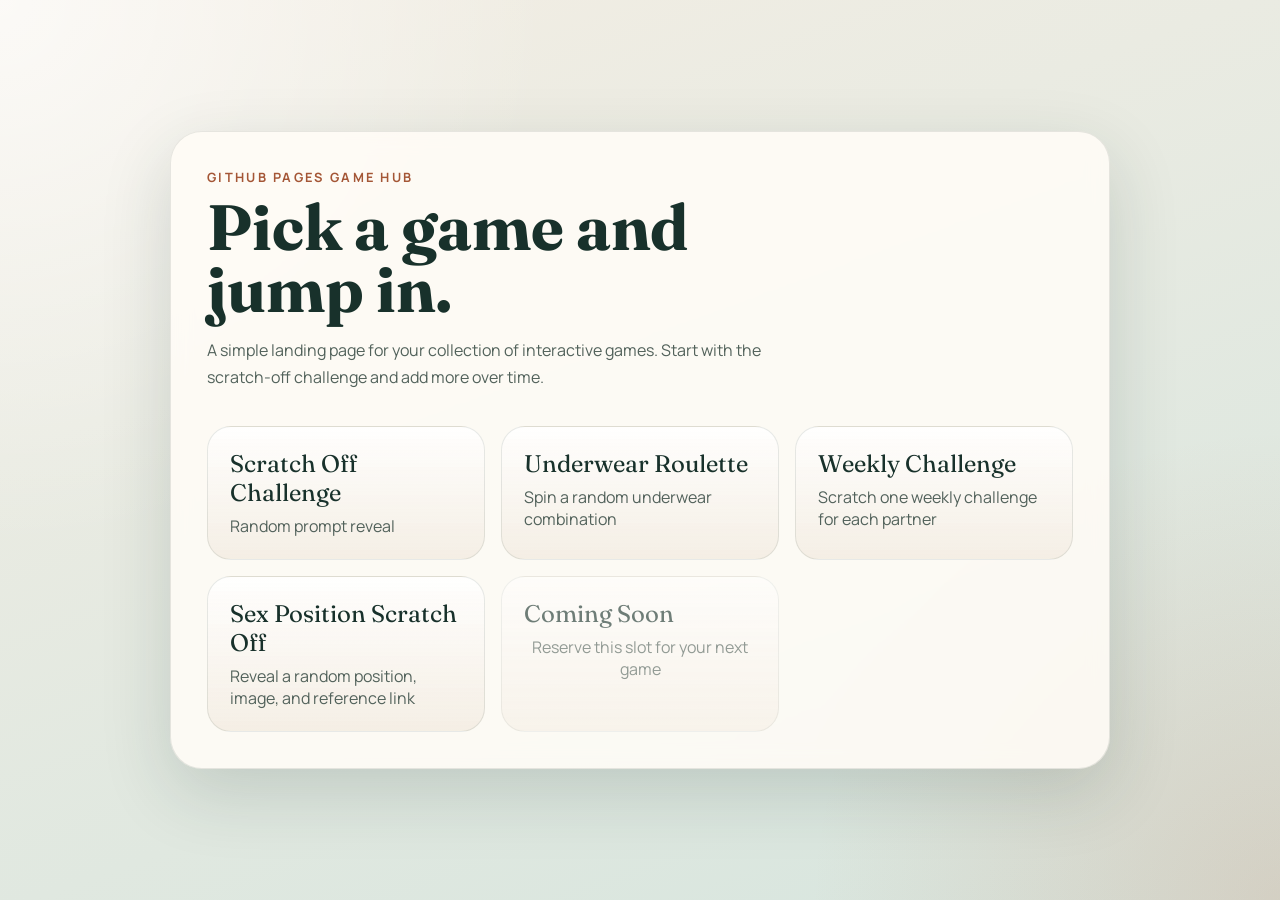
<file: index.html>
<!DOCTYPE html>
<html lang="en">
<head>
  <meta charset="UTF-8">
  <meta name="viewport" content="width=device-width, initial-scale=1.0">
  <title>Game Night</title>
  <link rel="preconnect" href="https://fonts.googleapis.com">
  <link rel="preconnect" href="https://fonts.gstatic.com" crossorigin>
  <link href="https://fonts.googleapis.com/css2?family=Fraunces:wght@600;700&family=Manrope:wght@400;600;700&display=swap" rel="stylesheet">
  <link rel="stylesheet" href="styles.css">
</head>
<body>
  <main class="page-shell landing-shell">
    <section class="hero-card">
      <p class="eyebrow">GitHub Pages Game Hub</p>
      <h1>Pick a game and jump in.</h1>
      <p class="hero-copy">
        A simple landing page for your collection of interactive games. Start with the scratch-off challenge and add more over time.
      </p>

      <div class="game-grid">
        <a class="game-button" href="scratch-off.html">
          <span class="game-button__title">Scratch Off Challenge</span>
          <span class="game-button__meta">Random prompt reveal</span>
        </a>

        <a class="game-button" href="underwear-roulette.html">
          <span class="game-button__title">Underwear Roulette</span>
          <span class="game-button__meta">Spin a random underwear combination</span>
        </a>

        <a class="game-button" href="weekly-challenge.html">
          <span class="game-button__title">Weekly Challenge</span>
          <span class="game-button__meta">Scratch one weekly challenge for each partner</span>
        </a>

        <a class="game-button" href="position-scratch-off.html">
          <span class="game-button__title">Sex Position Scratch Off</span>
          <span class="game-button__meta">Reveal a random position, image, and reference link</span>
        </a>

        <button class="game-button game-button--disabled" type="button" disabled>
          <span class="game-button__title">Coming Soon</span>
          <span class="game-button__meta">Reserve this slot for your next game</span>
        </button>
      </div>
    </section>
  </main>
</body>
</html>
</file>
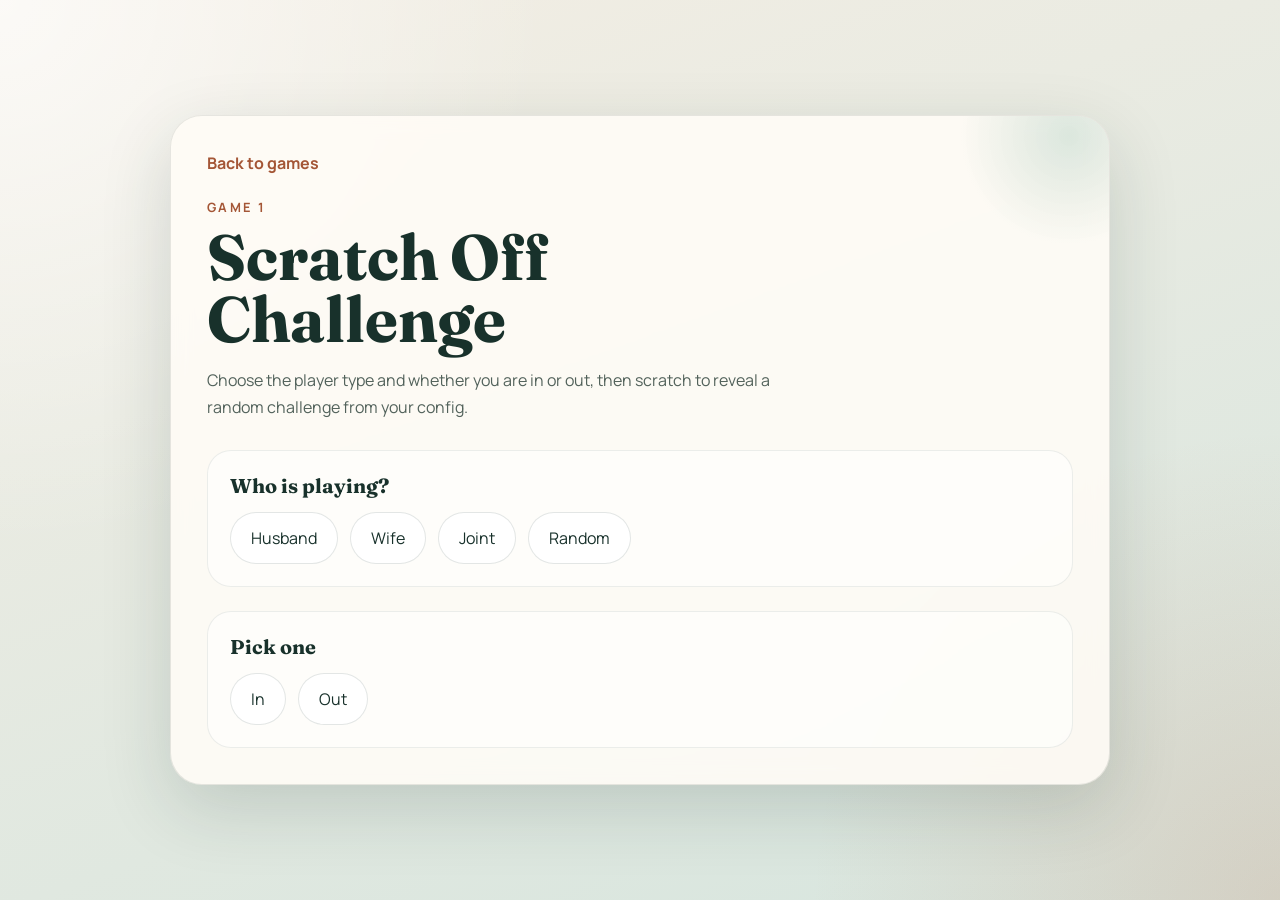
<file: scratch-off.html>
<!DOCTYPE html>
<html lang="en">
<head>
  <meta charset="UTF-8">
  <meta name="viewport" content="width=device-width, initial-scale=1.0">
  <title>Scratch Off Challenge</title>
  <link rel="preconnect" href="https://fonts.googleapis.com">
  <link rel="preconnect" href="https://fonts.gstatic.com" crossorigin>
  <link href="https://fonts.googleapis.com/css2?family=Fraunces:wght@600;700&family=Manrope:wght@400;600;700&display=swap" rel="stylesheet">
  <link rel="stylesheet" href="styles.css">
</head>
<body>
  <main class="page-shell">
    <section class="game-card">
      <a class="back-link" href="index.html">Back to games</a>

      <div class="section-heading">
        <p class="eyebrow">Game 1</p>
        <h1>Scratch Off Challenge</h1>
        <p class="hero-copy">
          Choose the player type and whether you are in or out, then scratch to reveal a random challenge from your config.
        </p>
      </div>

      <section id="selection-step" class="step-panel">
        <div class="option-group" data-group="relationship">
          <h2>Who is playing?</h2>
          <div class="option-row">
            <button class="choice-chip" type="button" data-value="Husband">Husband</button>
            <button class="choice-chip" type="button" data-value="Wife">Wife</button>
            <button class="choice-chip" type="button" data-value="Joint">Joint</button>
            <button class="choice-chip" type="button" data-value="Random">Random</button>
          </div>
        </div>

        <div class="option-group" data-group="status">
          <h2>Pick one</h2>
          <div class="option-row">
            <button class="choice-chip" type="button" data-value="In">In</button>
            <button class="choice-chip" type="button" data-value="Out">Out</button>
          </div>
        </div>

        <button id="next-button" class="primary-button hidden" type="button">Next</button>
      </section>

      <section id="scratch-step" class="step-panel hidden">
        <div class="selection-summary">
          <span id="summary-text"></span>
          <button id="change-selection" class="text-button" type="button">Change selection</button>
        </div>

        <div class="scratch-card-shell">
          <div id="scratch-message" class="scratch-message" aria-live="polite"></div>
          <canvas
            id="scratch-canvas"
            class="scratch-canvas"
            width="320"
            height="320"
            aria-label="Scratch off area"
          ></canvas>
        </div>

        <div class="action-row">
          <button id="skip-button" class="secondary-button" type="button">Skip</button>
          <button id="reset-button" class="primary-button" type="button">Start over</button>
        </div>
      </section>
    </section>
  </main>

  <script type="module" src="scratch-off.js"></script>
</body>
</html>
</file>
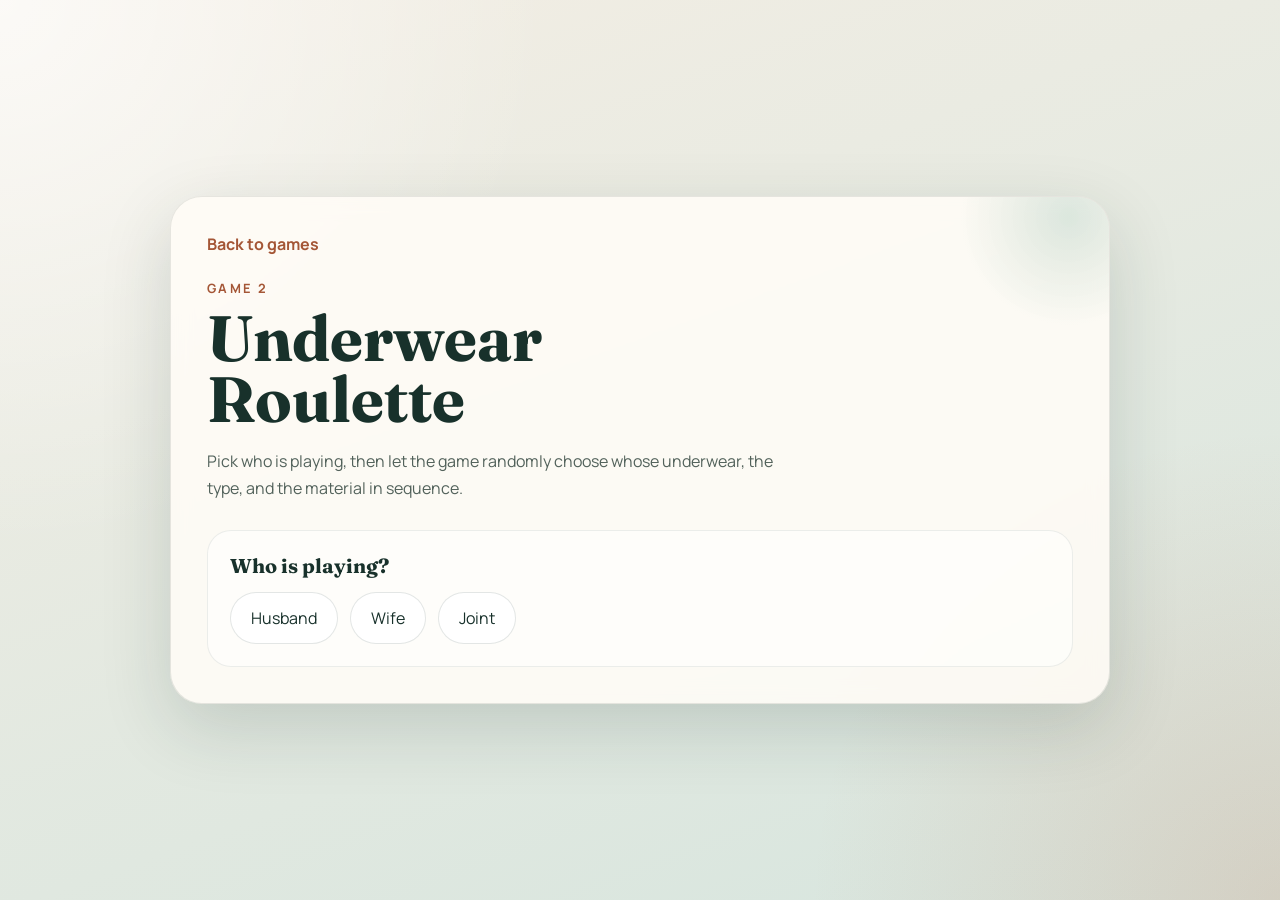
<file: underwear-roulette.html>
<!DOCTYPE html>
<html lang="en">
<head>
  <meta charset="UTF-8">
  <meta name="viewport" content="width=device-width, initial-scale=1.0">
  <title>Underwear Roulette</title>
  <link rel="preconnect" href="https://fonts.googleapis.com">
  <link rel="preconnect" href="https://fonts.gstatic.com" crossorigin>
  <link href="https://fonts.googleapis.com/css2?family=Fraunces:wght@600;700&family=Manrope:wght@400;600;700&display=swap" rel="stylesheet">
  <link rel="stylesheet" href="styles.css">
</head>
<body>
  <main class="page-shell">
    <section class="game-card">
      <a class="back-link" href="index.html">Back to games</a>

      <div class="section-heading">
        <p class="eyebrow">Game 2</p>
        <h1>Underwear Roulette</h1>
        <p class="hero-copy">
          Pick who is playing, then let the game randomly choose whose underwear, the type, and the material in sequence.
        </p>
      </div>

      <section id="roulette-selection-step" class="step-panel">
        <div class="option-group" data-group="player">
          <h2>Who is playing?</h2>
          <div class="option-row">
            <button class="choice-chip" type="button" data-value="Husband">Husband</button>
            <button class="choice-chip" type="button" data-value="Wife">Wife</button>
            <button class="choice-chip" type="button" data-value="Joint">Joint</button>
          </div>
        </div>

        <button id="roulette-next-button" class="primary-button hidden" type="button">Spin</button>
      </section>

      <section id="roulette-result-step" class="step-panel hidden">
        <div class="selection-summary">
          <span id="roulette-summary-text"></span>
          <button id="roulette-change-selection" class="text-button" type="button">Change selection</button>
        </div>

        <div id="roulette-results" class="roulette-results">
          <div id="roulette-result-primary" class="roulette-result-card">
            <span class="roulette-label">Player</span>
            <strong id="roulette-player-primary" class="roulette-value"></strong>
            <span class="roulette-label">Whose underwear</span>
            <strong id="roulette-owner-primary" class="roulette-value"></strong>
            <span class="roulette-label">Underwear type</span>
            <strong id="roulette-type-primary" class="roulette-value"></strong>
            <span class="roulette-label">Material</span>
            <strong id="roulette-material-primary" class="roulette-value"></strong>
          </div>
          <div id="roulette-result-secondary" class="roulette-result-card hidden">
            <span class="roulette-label">Player</span>
            <strong id="roulette-player-secondary" class="roulette-value"></strong>
            <span class="roulette-label">Whose underwear</span>
            <strong id="roulette-owner-secondary" class="roulette-value"></strong>
            <span class="roulette-label">Underwear type</span>
            <strong id="roulette-type-secondary" class="roulette-value"></strong>
            <span class="roulette-label">Material</span>
            <strong id="roulette-material-secondary" class="roulette-value"></strong>
          </div>
        </div>

        <div class="action-row">
          <button id="roulette-other-button" class="secondary-button hidden" type="button"></button>
          <button id="roulette-reroll-button" class="secondary-button" type="button">Reroll</button>
          <button id="roulette-reset-button" class="primary-button" type="button">Start over</button>
        </div>
      </section>
    </section>
  </main>

  <script type="module" src="underwear-roulette.js"></script>
</body>
</html>
</file>
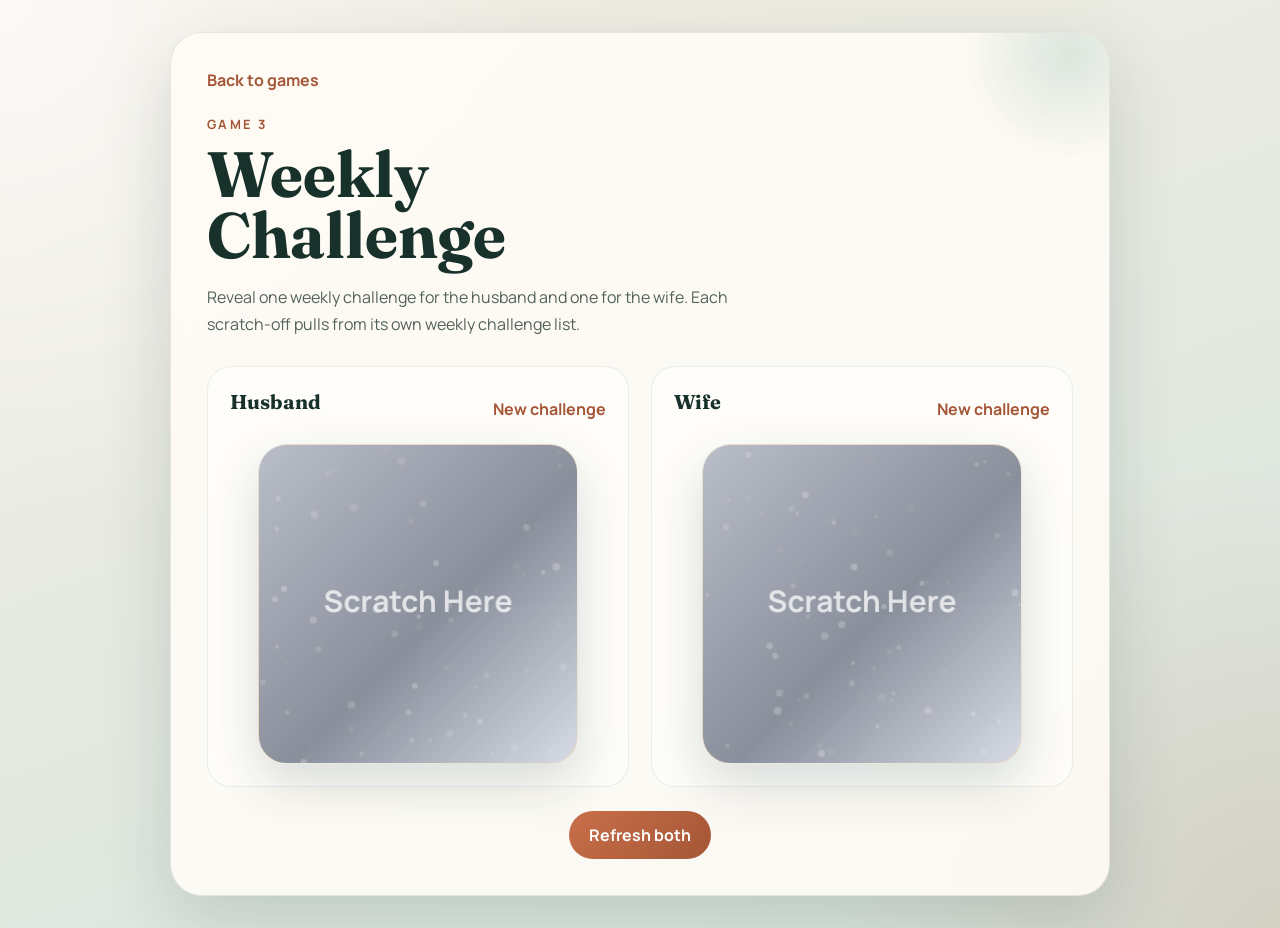
<file: weekly-challenge.html>
<!DOCTYPE html>
<html lang="en">
<head>
  <meta charset="UTF-8">
  <meta name="viewport" content="width=device-width, initial-scale=1.0">
  <title>Weekly Challenge</title>
  <link rel="preconnect" href="https://fonts.googleapis.com">
  <link rel="preconnect" href="https://fonts.gstatic.com" crossorigin>
  <link href="https://fonts.googleapis.com/css2?family=Fraunces:wght@600;700&family=Manrope:wght@400;600;700&display=swap" rel="stylesheet">
  <link rel="stylesheet" href="styles.css">
</head>
<body>
  <main class="page-shell">
    <section class="game-card">
      <a class="back-link" href="index.html">Back to games</a>

      <div class="section-heading">
        <p class="eyebrow">Game 3</p>
        <h1>Weekly Challenge</h1>
        <p class="hero-copy">
          Reveal one weekly challenge for the husband and one for the wife. Each scratch-off pulls from its own weekly challenge list.
        </p>
      </div>

      <section id="weekly-challenge-step" class="step-panel">
        <div class="weekly-grid">
          <article class="weekly-card">
            <div class="weekly-card__header">
              <h2>Husband</h2>
              <button class="text-button weekly-refresh" type="button" data-target="Husband">New challenge</button>
            </div>

            <div class="scratch-card-shell weekly-scratch-card">
              <div id="weekly-message-husband" class="scratch-message" aria-live="polite"></div>
              <canvas
                id="weekly-canvas-husband"
                class="scratch-canvas"
                width="320"
                height="320"
                aria-label="Husband weekly challenge scratch off"
              ></canvas>
            </div>
          </article>

          <article class="weekly-card">
            <div class="weekly-card__header">
              <h2>Wife</h2>
              <button class="text-button weekly-refresh" type="button" data-target="Wife">New challenge</button>
            </div>

            <div class="scratch-card-shell weekly-scratch-card">
              <div id="weekly-message-wife" class="scratch-message" aria-live="polite"></div>
              <canvas
                id="weekly-canvas-wife"
                class="scratch-canvas"
                width="320"
                height="320"
                aria-label="Wife weekly challenge scratch off"
              ></canvas>
            </div>
          </article>
        </div>

        <div class="action-row">
          <button id="weekly-reroll-all" class="primary-button" type="button">Refresh both</button>
        </div>
      </section>
    </section>
  </main>

  <script type="module" src="weekly-challenge.js"></script>
</body>
</html>
</file>
<file: styles.css>
:root {
  --bg-top: #f4eee4;
  --bg-bottom: #d6e5de;
  --card: rgba(255, 252, 246, 0.88);
  --card-border: rgba(62, 76, 69, 0.12);
  --text-main: #18312b;
  --text-soft: #52625b;
  --accent: #c96f4a;
  --accent-dark: #a45636;
  --accent-soft: #f4c8a7;
  --mint: #8fb9a8;
  --shadow: 0 24px 70px rgba(24, 49, 43, 0.16);
}

* {
  box-sizing: border-box;
}

body {
  margin: 0;
  min-height: 100vh;
  font-family: "Manrope", sans-serif;
  color: var(--text-main);
  background:
    radial-gradient(circle at top left, rgba(255, 255, 255, 0.7), transparent 35%),
    radial-gradient(circle at bottom right, rgba(201, 111, 74, 0.18), transparent 30%),
    linear-gradient(160deg, var(--bg-top), var(--bg-bottom));
}

.page-shell {
  min-height: 100vh;
  display: grid;
  place-items: center;
  padding: 32px 20px;
}

.landing-shell::before,
.landing-shell::after,
.game-card::before {
  content: "";
  position: absolute;
  inset: auto;
  border-radius: 999px;
  pointer-events: none;
}

.hero-card,
.game-card {
  position: relative;
  width: min(100%, 940px);
  padding: 36px;
  border: 1px solid var(--card-border);
  border-radius: 32px;
  background: var(--card);
  backdrop-filter: blur(10px);
  box-shadow: var(--shadow);
  overflow: hidden;
}

.hero-card::before,
.game-card::before {
  width: 220px;
  height: 220px;
  right: -70px;
  top: -90px;
  background: radial-gradient(circle, rgba(143, 185, 168, 0.3), transparent 70%);
}

.eyebrow {
  margin: 0 0 10px;
  text-transform: uppercase;
  letter-spacing: 0.18em;
  font-size: 0.8rem;
  font-weight: 700;
  color: var(--accent-dark);
}

h1,
h2 {
  margin: 0;
  font-family: "Fraunces", serif;
}

h1 {
  font-size: clamp(2.2rem, 5vw, 4.3rem);
  line-height: 0.96;
  max-width: 12ch;
}

h2 {
  font-size: 1.25rem;
  margin-bottom: 14px;
}

.hero-copy {
  max-width: 58ch;
  margin: 18px 0 0;
  line-height: 1.7;
  color: var(--text-soft);
}

.game-grid {
  display: grid;
  grid-template-columns: repeat(auto-fit, minmax(220px, 1fr));
  gap: 16px;
  margin-top: 34px;
}

.game-button,
.choice-chip,
.primary-button,
.secondary-button,
.text-button {
  font: inherit;
}

.button-link {
  display: inline-flex;
  align-items: center;
  justify-content: center;
  text-decoration: none;
}

.game-button {
  display: flex;
  flex-direction: column;
  gap: 8px;
  padding: 22px;
  border: 1px solid rgba(24, 49, 43, 0.1);
  border-radius: 24px;
  text-decoration: none;
  color: inherit;
  background: linear-gradient(180deg, rgba(255, 255, 255, 0.8), rgba(244, 238, 228, 0.95));
  transition: transform 180ms ease, box-shadow 180ms ease, border-color 180ms ease;
}

.game-button:hover,
.game-button:focus-visible {
  transform: translateY(-4px);
  box-shadow: 0 18px 40px rgba(24, 49, 43, 0.12);
  border-color: rgba(201, 111, 74, 0.35);
}

.game-button--disabled {
  opacity: 0.62;
  cursor: not-allowed;
}

.game-button__title {
  font-family: "Fraunces", serif;
  font-size: 1.5rem;
}

.game-button__meta {
  color: var(--text-soft);
}

.back-link {
  display: inline-flex;
  margin-bottom: 24px;
  color: var(--accent-dark);
  text-decoration: none;
  font-weight: 700;
}

.section-heading {
  margin-bottom: 28px;
}

.step-panel {
  display: grid;
  gap: 24px;
}

.option-group {
  padding: 22px;
  border: 1px solid rgba(24, 49, 43, 0.08);
  border-radius: 24px;
  background: rgba(255, 255, 255, 0.55);
}

.option-row {
  display: flex;
  flex-wrap: wrap;
  gap: 12px;
}

.choice-chip {
  padding: 14px 20px;
  border: 1px solid rgba(24, 49, 43, 0.12);
  border-radius: 999px;
  background: white;
  color: var(--text-main);
  cursor: pointer;
  transition: transform 160ms ease, background 160ms ease, border-color 160ms ease, color 160ms ease;
}

.choice-chip:hover,
.choice-chip:focus-visible {
  transform: translateY(-2px);
  border-color: rgba(201, 111, 74, 0.5);
}

.choice-chip.selected {
  background: var(--text-main);
  border-color: var(--text-main);
  color: white;
}

.primary-button,
.secondary-button {
  min-height: 48px;
  padding: 12px 20px;
  border-radius: 999px;
  border: none;
  font-weight: 700;
  cursor: pointer;
  transition: transform 160ms ease, opacity 160ms ease, background 160ms ease;
}

.primary-button:hover,
.secondary-button:hover,
.text-button:hover,
.primary-button:focus-visible,
.secondary-button:focus-visible,
.text-button:focus-visible {
  transform: translateY(-2px);
}

.primary-button {
  justify-self: start;
  color: white;
  background: linear-gradient(135deg, var(--accent), var(--accent-dark));
}

.secondary-button {
  color: var(--text-main);
  background: linear-gradient(135deg, #f8ead5, #f1caa6);
}

.text-button {
  border: none;
  background: transparent;
  color: var(--accent-dark);
  font-weight: 700;
  cursor: pointer;
  padding: 0;
}

.selection-summary {
  display: flex;
  flex-wrap: wrap;
  align-items: center;
  justify-content: space-between;
  gap: 12px;
  color: var(--text-soft);
}

.scratch-card-shell {
  position: relative;
  width: min(100%, 360px);
  aspect-ratio: 1 / 1;
  margin: 0 auto;
  border-radius: 28px;
  overflow: hidden;
  border: 1px solid rgba(24, 49, 43, 0.08);
  box-shadow: 0 20px 50px rgba(24, 49, 43, 0.16);
  background: linear-gradient(135deg, rgba(255, 252, 246, 0.95), rgba(246, 221, 196, 0.95));
}

.scratch-message,
.scratch-canvas {
  position: absolute;
  inset: 0;
}

.scratch-message {
  display: grid;
  place-items: center;
  padding: 24px;
  text-align: center;
  font-family: "Fraunces", serif;
  font-size: clamp(1.45rem, 3vw, 2rem);
  line-height: 1.2;
  color: var(--text-main);
}

.scratch-canvas {
  width: 100%;
  height: 100%;
  touch-action: none;
  cursor: crosshair;
}

.action-row {
  display: flex;
  justify-content: center;
  flex-wrap: wrap;
  gap: 12px;
}

.roulette-results {
  display: grid;
  grid-template-columns: repeat(auto-fit, minmax(180px, 1fr));
  gap: 16px;
}

.roulette-result-card {
  display: grid;
  gap: 10px;
  padding: 22px;
  border-radius: 24px;
  border: 1px solid rgba(24, 49, 43, 0.08);
  background: linear-gradient(180deg, rgba(255, 255, 255, 0.72), rgba(244, 238, 228, 0.85));
}

.roulette-person-heading {
  margin-bottom: 2px;
  font-family: "Fraunces", serif;
  font-size: 1.35rem;
}

.roulette-label {
  text-transform: uppercase;
  letter-spacing: 0.14em;
  font-size: 0.77rem;
  font-weight: 700;
  color: var(--accent-dark);
}

.roulette-value {
  font-family: "Fraunces", serif;
  font-size: 1.5rem;
  line-height: 1.1;
}

.weekly-grid {
  display: grid;
  grid-template-columns: repeat(auto-fit, minmax(280px, 1fr));
  gap: 22px;
}

.weekly-card {
  display: grid;
  gap: 16px;
  padding: 22px;
  border: 1px solid rgba(24, 49, 43, 0.08);
  border-radius: 24px;
  background: rgba(255, 255, 255, 0.52);
}

.weekly-card__header {
  display: flex;
  align-items: center;
  justify-content: space-between;
  gap: 12px;
}

.weekly-scratch-card {
  width: min(100%, 320px);
}

.position-scratch-shell {
  width: min(100%, 520px);
  aspect-ratio: 1 / 1;
}

.position-reveal {
  position: absolute;
  inset: 0;
  display: grid;
  align-content: center;
  justify-items: center;
  gap: 16px;
  padding: 20px;
  text-align: center;
}

.position-image {
  width: min(100%, 320px);
  max-height: 220px;
  object-fit: contain;
  border-radius: 20px;
  background: rgba(255, 255, 255, 0.7);
  box-shadow: 0 14px 34px rgba(24, 49, 43, 0.12);
}

.position-title {
  margin: 0;
  font-family: "Fraunces", serif;
  font-size: clamp(1.4rem, 3vw, 2rem);
  line-height: 1.1;
}

.hidden {
  display: none;
}

@media (max-width: 640px) {
  .hero-card,
  .game-card {
    padding: 24px;
    border-radius: 24px;
  }

  h1 {
    max-width: 100%;
  }

  .selection-summary {
    align-items: flex-start;
  }

  .primary-button,
  .secondary-button {
    width: 100%;
  }
}
</file>
